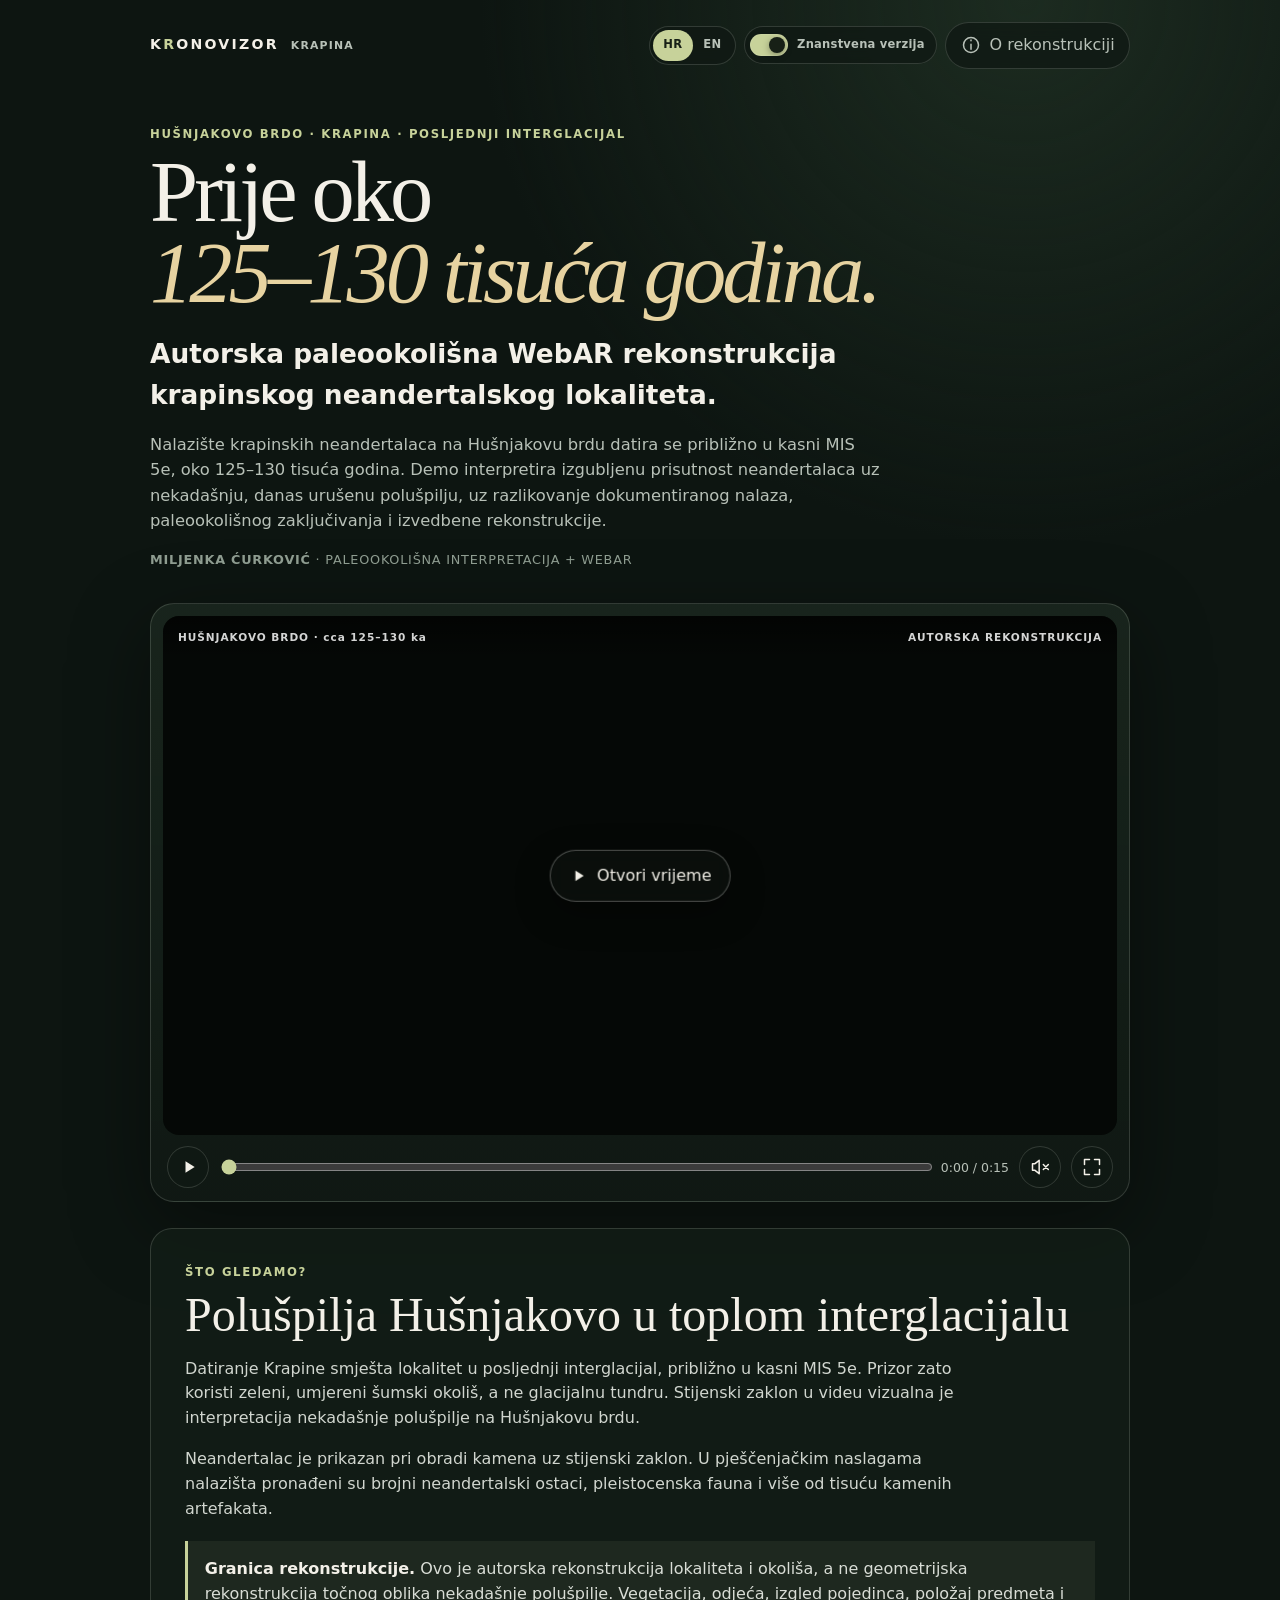
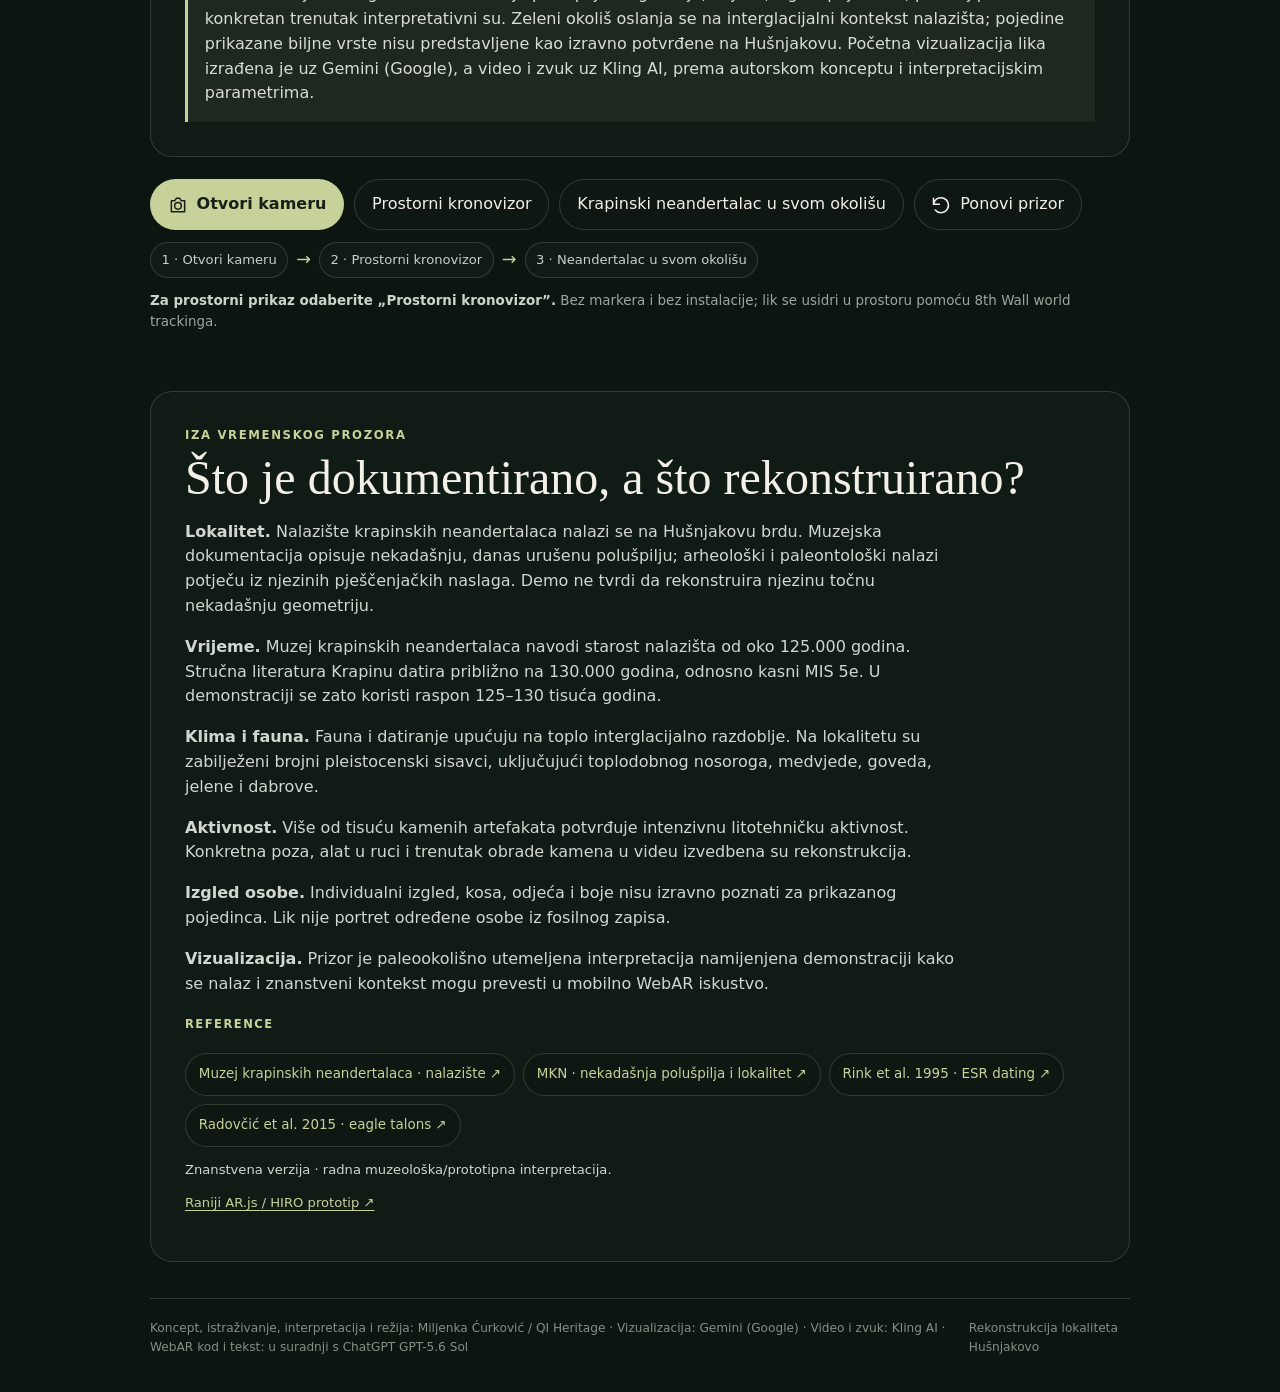
<file: index.html>
<!doctype html>
<html lang="hr">
<head>
  <meta charset="utf-8">
  <meta name="viewport" content="width=device-width, initial-scale=1, viewport-fit=cover">
  <meta name="theme-color" content="#121b16">
  <meta name="description" content="WebAR rekonstrukcija nekadašnje polušpilje Hušnjakovo brdo u Krapini prije oko 125–130 tisuća godina, tijekom toplog posljednjeg interglacijala.">
  <title>Krapinski neandertalac · Kronovizor</title>
  <link rel="stylesheet" href="./styles.css?v=5">
  <link rel="stylesheet" href="./krapina-ui.css?v=1">
  <script defer src="./app.js?v=3"></script>
  <script defer src="./krapina-ui.js?v=2"></script>
</head>
<body>
  <svg xmlns="http://www.w3.org/2000/svg" class="icon-defs" aria-hidden="true"><defs>
    <symbol id="i-play" viewBox="0 0 24 24"><path d="m9 5 11 7-11 7Z"/></symbol>
    <symbol id="i-pause" viewBox="0 0 24 24"><path d="M8 5v14M16 5v14"/></symbol>
    <symbol id="i-reset" viewBox="0 0 24 24"><path d="M3 11a9 9 0 1 1 2 7M3 4v7h7"/></symbol>
    <symbol id="i-camera" viewBox="0 0 24 24"><path d="M4 7h4l2-3h4l2 3h4v13H4Z"/><circle cx="12" cy="13" r="4"/></symbol>
    <symbol id="i-sound" viewBox="0 0 24 24"><path d="M11 4 6 8H3v8h3l5 4ZM16 8a6 6 0 0 1 0 8m3-11a10 10 0 0 1 0 14"/></symbol>
    <symbol id="i-mute" viewBox="0 0 24 24"><path d="M11 4 6 8H3v8h3l5 4Zm5 5 6 6m0-6-6 6"/></symbol>
    <symbol id="i-close" viewBox="0 0 24 24"><path d="m6 6 12 12M6 18 18 6"/></symbol>
    <symbol id="i-expand" viewBox="0 0 24 24"><path d="M9 3H3v6m12-6h6v6M3 15v6h6m12-6v6h-6"/></symbol>
    <symbol id="i-info" viewBox="0 0 24 24"><circle cx="12" cy="12" r="9"/><path d="M12 11v6m0-11v1"/></symbol>
  </defs></svg>

  <div id="experience">
    <video id="cameraFeed" playsinline muted autoplay aria-hidden="true" hidden></video>

    <div id="page">
      <header class="topbar">
        <a class="wordmark" href="./" aria-label="Kronovizor, početak">K<span>R</span>ONOVIZOR<span class="brand-line" data-i18n="brand">KRAPINA</span></a>
        <div class="top-actions">
          <div class="switcher" role="group" aria-label="Language">
            <button type="button" class="switch-btn is-active" data-lang="hr">HR</button>
            <button type="button" class="switch-btn" data-lang="en">EN</button>
          </div>
          <button id="modeToggle" class="mode-toggle is-scientific" type="button" role="switch" aria-checked="true">
            <span class="mode-track"><span class="mode-knob"></span></span>
            <span id="modeLabel">Znanstvena verzija</span>
          </button>
          <button id="aboutButton" class="quiet" type="button"><svg><use href="#i-info"/></svg><span data-i18n="aboutButton">O rekonstrukciji</span></button>
        </div>
      </header>

      <main>
        <section class="intro">
          <p class="eyebrow" data-i18n="eyebrow">HUŠNJAKOVO BRDO · KRAPINA · POSLJEDNJI INTERGLACIJAL</p>
          <h1 data-i18n-html="title">Prije oko <em>125–130 tisuća godina.</em></h1>
          <p class="lead" data-i18n="lead">Autorska paleookolišna WebAR rekonstrukcija krapinskog neandertalskog lokaliteta.</p>
          <p id="context" class="context"></p>
          <p class="source-line"><strong>Miljenka Ćurković</strong> · <span data-i18n="sourceLine">paleookolišna interpretacija + WebAR</span></p>
        </section>

        <section class="viewer" aria-label="Rekonstrukcijski prizor">
          <div class="media-frame">
            <video id="storyVideo" playsinline webkit-playsinline preload="metadata" aria-label="Rekonstrukcijski prizor krapinskog neandertalca uz stijenski zaklon">
              <source src="./assets/krapina-neandertalac-15s.mp4?v=20260911" type="video/mp4">
            </video>
            <div class="frame-top"><span data-i18n="frameLeft">HUŠNJAKOVO BRDO · cca 125–130 ka</span><span data-i18n="frameRight">AUTORSKA REKONSTRUKCIJA</span></div>
            <button id="bigPlay" class="big-play" type="button" aria-label="Pokreni prizor"><svg><use href="#i-play"/></svg><span data-i18n="openTime">Otvori vrijeme</span></button>
            <div id="loading" class="loading" hidden data-i18n="loading">Učitavam prizor…</div>
          </div>

          <div class="playback">
            <button id="playButton" class="icon-button" type="button" aria-label="Pokreni"><svg><use href="#i-play"/></svg></button>
            <label class="sr-only" for="seek">Položaj u snimci</label>
            <input id="seek" type="range" min="0" max="15.04" value="0" step="0.05">
            <span id="time" class="time">0:00 / 0:15</span>
            <button id="soundButton" class="icon-button" type="button" aria-label="Uključi zvuk" aria-pressed="false"><svg><use href="#i-mute"/></svg></button>
            <button id="fullscreenButton" class="icon-button" type="button" aria-label="Proširi prizor"><svg><use href="#i-expand"/></svg></button>
          </div>
        </section>

        <section class="interpretation" aria-label="Interpretacija prizora">
          <p class="eyebrow" data-i18n="whatEyebrow">ŠTO GLEDAMO?</p>
          <h2 id="whatTitle"></h2>
          <div id="interpretationCopy"></div>
        </section>

        <div class="actions">
          <button id="enterAR" class="primary" type="button"><svg><use href="#i-camera"/></svg><span data-i18n="openCamera">Otvori kameru</span></button>
          <a id="spatialLink" class="secondary" href="./spatial-v2.html" data-i18n="spatial">Prostorni kronovizor</a>
          <a id="environmentLink" class="secondary" href="./environment-v2.html" data-i18n="environment">Krapinski neandertalac u svom okolišu</a>
          <button id="replay" class="secondary" type="button"><svg><use href="#i-reset"/></svg><span data-i18n="replay">Ponovi prizor</span></button>
        </div>
        <div class="mode-guide" aria-label="Kako prijeći u prostorni prikaz">
          <span class="guide-step" data-i18n="guide1">1 · Otvori kameru</span>
          <span class="guide-arrow" aria-hidden="true">→</span>
          <span class="guide-step" data-i18n="guide2">2 · Prostorni kronovizor</span>
          <span class="guide-arrow" aria-hidden="true">→</span>
          <span class="guide-step" data-i18n="guide3">3 · Neandertalac u svom okolišu</span>
        </div>
        <p class="support-hint" data-i18n-html="support"></p>
        <p id="status" class="status" role="status" aria-live="polite"></p>

        <section id="aboutPanel" class="about-panel">
          <p class="eyebrow" data-i18n="behindEyebrow">IZA VREMENSKOG PROZORA</p>
          <h2 id="behindTitle"></h2>
          <div id="aboutCopy"></div>
          <div id="referenceBlock" class="references-wrap">
            <p class="reference-heading" data-i18n="references">Reference</p>
            <div class="sources">
              <a href="https://mkn.mhz.hr/hr/o-muzeju/nalaziste/" target="_blank" rel="noopener noreferrer">Muzej krapinskih neandertalaca · nalazište ↗</a>
              <a href="https://mkn.mhz.hr/hr/o-muzeju/arhitektura/" target="_blank" rel="noopener noreferrer">MKN · nekadašnja polušpilja i lokalitet ↗</a>
              <a href="https://doi.org/10.1038/378024a0" target="_blank" rel="noopener noreferrer">Rink et al. 1995 · ESR dating ↗</a>
              <a href="https://journals.plos.org/plosone/article?id=10.1371/journal.pone.0119802" target="_blank" rel="noopener noreferrer">Radovčić et al. 2015 · eagle talons ↗</a>
            </div>
          </div>
          <p id="dossierNote" class="detail-note"></p>
          <p class="detail-note"><a href="./legacy-hiro.html" data-i18n="legacy">Raniji AR.js / HIRO prototip ↗</a></p>
        </section>
      </main>

      <footer><span data-i18n="footer1">Autorski WebAR rad · Miljenka Ćurković</span><span data-i18n="footer2">Rekonstrukcija lokaliteta Hušnjakovo</span></footer>
    </div>

    <div id="arMode" class="ar-mode" hidden>
      <div class="ar-top">
        <div><span class="eyebrow" data-i18n="frameRight">AUTORSKA REKONSTRUKCIJA</span><p data-i18n="arTitle">Hušnjakovo brdo · prozor u posljednji interglacijal</p></div>
        <button id="exitAR" class="icon-button ar-close" type="button" aria-label="Zatvori kameru"><svg><use href="#i-close"/></svg></button>
      </div>

      <div id="portal" class="portal" aria-label="Vremenski prozor">
        <video id="arVideo" playsinline webkit-playsinline preload="metadata" muted>
          <source src="./assets/krapina-neandertalac-15s.mp4?v=20260911" type="video/mp4">
        </video>
        <span class="portal-label" data-i18n="frameLeft">HUŠNJAKOVO BRDO · cca 125–130 ka</span>
      </div>

      <div class="ar-bottom">
        <div class="ar-mode-switch">
          <span data-i18n="timeWindow">Vremenski prozor</span>
          <span aria-hidden="true">→</span>
          <a id="arSpatialLink" href="./spatial-v2.html" data-i18n="spatial">Prostorni kronovizor</a>
        </div>
        <p id="arPrompt" class="ar-prompt" data-i18n="arPrompt">Pomaknite vremenski prozor prstom. Za prostorni prikaz odaberite „Prostorni kronovizor”.</p>
        <div class="ar-controls">
          <button id="arPlay" class="icon-button" type="button" aria-label="Pokreni"><svg><use href="#i-play"/></svg></button>
          <button id="arReplay" class="icon-button" type="button" aria-label="Ponovi"><svg><use href="#i-reset"/></svg></button>
          <button id="arSound" class="icon-button" type="button" aria-label="Uključi zvuk" aria-pressed="false"><svg><use href="#i-mute"/></svg></button>
          <label class="scale-control"><span data-i18n="size">Veličina</span><input id="portalScale" type="range" min="0.55" max="1.45" step="0.05" value="1"></label>
        </div>
      </div>
    </div>
  </div>

  <noscript><p>Za WebAR kronovizor uključite JavaScript. <a href="./assets/krapina-neandertalac-15s.mp4">Video možete pogledati ovdje.</a></p></noscript>
</body>
</html>
</file>
<file: styles.css>
:root{
  color-scheme:dark;
  --bg:#0d1511;
  --panel:#142019;
  --panel2:#19271f;
  --text:#f3f0e8;
  --muted:#b8c1b8;
  --line:rgba(231,235,225,.16);
  --accent:#c7d29a;
  --accent2:#e7d3a1;
  --shadow:0 24px 80px rgba(0,0,0,.4);
  --portal-x:0px;
  --portal-y:0px;
  --portal-scale:1;
}
*{box-sizing:border-box}
[hidden]{display:none!important}
html{scroll-behavior:smooth;background:var(--bg)}
body{margin:0;background:radial-gradient(circle at 80% 0%,#1c2b20 0,transparent 34rem),var(--bg);color:var(--text);font-family:Inter,ui-sans-serif,system-ui,-apple-system,BlinkMacSystemFont,"Segoe UI",sans-serif;line-height:1.55}
button,input{font:inherit}
button,a{touch-action:manipulation}
a{color:inherit}
.icon-defs{position:absolute;width:0;height:0;overflow:hidden}
#page{min-height:100dvh}
.topbar,main,footer{width:min(980px,calc(100% - 32px));margin-inline:auto}
.topbar{display:flex;align-items:center;justify-content:space-between;padding:22px 0 8px}
.wordmark{display:inline-flex;align-items:baseline;gap:0;text-decoration:none;font-weight:850;letter-spacing:.16em;font-size:.88rem}.wordmark>span{color:var(--accent)}.brand-line{margin-left:.75rem!important;font-weight:600!important;letter-spacing:.11em!important;color:var(--muted)!important;font-size:.68rem}
button{border:0;color:var(--text);cursor:pointer}
.quiet,.secondary,.primary,.icon-button{display:inline-flex;align-items:center;justify-content:center;gap:.55rem;border:1px solid var(--line);border-radius:999px;background:rgba(16,25,20,.78);backdrop-filter:blur(10px)}
.quiet{padding:.62rem .9rem;color:var(--muted)}
button svg{width:20px;height:20px;fill:none;stroke:currentColor;stroke-width:1.8;stroke-linecap:round;stroke-linejoin:round}.big-play svg,#playButton svg,#arPlay svg{fill:currentColor;stroke:none}
main{padding:48px 0 36px}
.intro{max-width:780px;margin-bottom:34px}.eyebrow{margin:0 0 9px;font-size:.73rem;font-weight:800;letter-spacing:.14em;color:var(--accent)}
h1{font-family:Georgia,"Times New Roman",serif;font-size:clamp(2.55rem,8vw,5.4rem);line-height:.94;letter-spacing:-.045em;margin:.04em 0 .23em;font-weight:500}h1 em{display:block;color:var(--accent2);font-weight:400}
.lead{font-size:clamp(1.2rem,3vw,1.65rem);margin:.5rem 0 .55rem;font-weight:650}.context{max-width:730px;color:var(--muted);font-size:1.02rem}.source-line{font-size:.8rem;color:#8e9c90;letter-spacing:.06em;text-transform:uppercase}
.viewer{background:linear-gradient(180deg,rgba(27,40,31,.82),rgba(16,25,20,.92));border:1px solid var(--line);border-radius:24px;padding:12px;box-shadow:var(--shadow)}
.media-frame{position:relative;aspect-ratio:960/522;overflow:hidden;border-radius:16px;background:#050806}.media-frame>video{width:100%;height:100%;object-fit:cover;display:block}.frame-top{position:absolute;inset:0 0 auto;display:flex;justify-content:space-between;padding:13px 15px;font-size:.66rem;font-weight:800;letter-spacing:.09em;color:rgba(255,255,255,.83);background:linear-gradient(180deg,rgba(0,0,0,.54),transparent)}
.big-play{position:absolute;left:50%;top:50%;transform:translate(-50%,-50%);display:flex;align-items:center;gap:.65rem;background:rgba(12,18,14,.76);border:1px solid rgba(255,255,255,.28);border-radius:999px;padding:.8rem 1.12rem;box-shadow:0 12px 35px rgba(0,0,0,.35);backdrop-filter:blur(10px)}.big-play svg{width:18px;height:18px}.loading{position:absolute;left:14px;bottom:12px;background:rgba(0,0,0,.58);padding:.4rem .7rem;border-radius:999px;font-size:.75rem}
.playback{display:grid;grid-template-columns:auto 1fr auto auto auto;gap:10px;align-items:center;padding:11px 4px 1px}.icon-button{width:42px;height:42px;padding:0}.time{font-variant-numeric:tabular-nums;color:var(--muted);font-size:.78rem;white-space:nowrap}input[type=range]{accent-color:var(--accent);width:100%}
.interpretation,.about-panel{margin-top:26px;background:rgba(20,32,25,.68);border:1px solid var(--line);border-radius:22px;padding:clamp(20px,4vw,34px)}.interpretation h2,.about-panel h2{font-family:Georgia,"Times New Roman",serif;font-weight:500;font-size:clamp(1.85rem,5vw,3rem);line-height:1.05;margin:.15rem 0 1rem}.interpretation p,.about-panel p{max-width:780px}.interpretation p:not(.eyebrow),.about-panel p:not(.eyebrow){color:#d1d6cf}
.callout{margin-top:1.25rem;padding:1rem 1.05rem;border-left:3px solid var(--accent);background:rgba(199,210,154,.07);color:#d9ddd6}.callout strong{color:var(--text)}
.actions{display:flex;gap:10px;flex-wrap:wrap;margin-top:22px}.primary,.secondary{min-height:48px;padding:.75rem 1.05rem;text-decoration:none}.primary{background:var(--accent);color:#172016;border-color:transparent;font-weight:800}.secondary{color:var(--text)}.support-hint,.status{color:#9ca79d;font-size:.84rem}.support-hint strong{color:#cbd4c8;font-weight:700}.status{min-height:1.4em}
.mode-guide{display:flex;align-items:center;gap:8px;flex-wrap:wrap;margin-top:12px;color:#c9d0c8;font-size:.82rem}.guide-step{padding:.42rem .66rem;border:1px solid var(--line);border-radius:999px;background:rgba(20,32,25,.62)}.guide-arrow{color:var(--accent);font-size:1.1rem}
.sources{display:flex;flex-wrap:wrap;gap:8px;margin-top:1.2rem}.sources a,.detail-note a{color:var(--accent);text-underline-offset:3px}.sources a{display:inline-flex;padding:.62rem .8rem;border:1px solid var(--line);border-radius:999px;text-decoration:none;background:rgba(0,0,0,.14);font-size:.84rem}.detail-note{font-size:.82rem}
footer{display:flex;justify-content:space-between;gap:12px;border-top:1px solid var(--line);padding:20px 0 36px;color:#829084;font-size:.76rem}
.sr-only{position:absolute;width:1px;height:1px;padding:0;margin:-1px;overflow:hidden;clip:rect(0,0,0,0);white-space:nowrap;border:0}

#cameraFeed{position:fixed;inset:0;z-index:40;width:100%;height:100%;object-fit:cover;display:block;background:#000}#cameraFeed[hidden]{display:none}.ar-mode{position:fixed;inset:0;z-index:41;overflow:hidden;background:transparent}.ar-top,.ar-bottom{position:absolute;z-index:44;left:0;right:0;padding:max(15px,env(safe-area-inset-top)) 16px 14px;display:flex;justify-content:space-between;align-items:flex-start;pointer-events:none}.ar-top{top:0;background:linear-gradient(180deg,rgba(0,0,0,.67),transparent)}.ar-top>*{pointer-events:auto}.ar-top p{margin:.1rem 0;font-size:.84rem;color:rgba(255,255,255,.82)}.ar-close{background:rgba(0,0,0,.46);border-color:rgba(255,255,255,.26)}
.portal{position:absolute;z-index:42;left:50%;top:48%;width:min(86vw,680px);aspect-ratio:960/522;transform:translate(calc(-50% + var(--portal-x)),calc(-50% + var(--portal-y))) scale(var(--portal-scale));transform-origin:center;border-radius:20px;overflow:hidden;border:1px solid rgba(255,255,255,.5);box-shadow:0 25px 80px rgba(0,0,0,.55);touch-action:none;background:#050806}.portal video{width:100%;height:100%;object-fit:cover;display:block}.portal:after{content:"";position:absolute;inset:0;box-shadow:inset 0 0 30px rgba(0,0,0,.28);pointer-events:none}.portal-label{position:absolute;left:10px;top:9px;padding:.28rem .48rem;border-radius:999px;background:rgba(0,0,0,.45);font-size:.62rem;font-weight:800;letter-spacing:.08em;pointer-events:none}
.ar-bottom{bottom:0;top:auto;display:block;padding:14px 16px max(18px,env(safe-area-inset-bottom));background:linear-gradient(0deg,rgba(0,0,0,.78),transparent);pointer-events:none}.ar-prompt{width:min(720px,100%);margin:0 auto 10px;color:rgba(255,255,255,.88);font-size:.82rem;text-align:center}.ar-controls{width:min(720px,100%);margin:auto;display:flex;align-items:center;gap:9px;pointer-events:auto}.ar-controls .icon-button{background:rgba(0,0,0,.48);border-color:rgba(255,255,255,.25);flex:0 0 auto}.scale-control{display:flex;align-items:center;gap:8px;margin-left:auto;padding:.55rem .75rem;border:1px solid rgba(255,255,255,.23);border-radius:999px;background:rgba(0,0,0,.46);font-size:.74rem;color:#fff}.scale-control input{width:100px}.ar-mode-switch{pointer-events:auto;width:max-content;max-width:100%;margin:0 auto 10px;display:flex;align-items:center;gap:8px;padding:.48rem .7rem;border:1px solid rgba(255,255,255,.22);border-radius:999px;background:rgba(0,0,0,.48);font-size:.76rem}.ar-mode-switch a{color:var(--accent);font-weight:800;text-decoration:none}
body.ar-active{overflow:hidden}body.ar-active #page{visibility:hidden}.expanded .media-frame{position:fixed;z-index:60;inset:0;border-radius:0;aspect-ratio:auto;background:#000}.expanded .media-frame video{object-fit:contain}.expanded .frame-top{padding-top:max(15px,env(safe-area-inset-top))}

@media(max-width:620px){.topbar,main,footer{width:min(100% - 22px,980px)}.topbar{padding-top:14px}.quiet span{display:none}.brand-line{display:none}main{padding-top:30px}.viewer{border-radius:18px;padding:7px}.media-frame{border-radius:13px}.playback{grid-template-columns:auto 1fr auto auto}.time{display:none}.interpretation,.about-panel{border-radius:18px;padding:19px}.context{font-size:.96rem}footer{flex-direction:column}.portal{top:46%;width:94vw}.scale-control{flex:1}.scale-control input{width:100%}.ar-controls{gap:7px}.mode-guide{font-size:.78rem}.ar-mode-switch{font-size:.7rem;gap:6px;padding:.44rem .62rem}}
@media(prefers-reduced-motion:reduce){html{scroll-behavior:auto}*{animation:none!important;transition:none!important}}
</file>
<file: krapina-ui.css>
.top-actions{display:flex;align-items:center;justify-content:flex-end;gap:8px;flex-wrap:wrap}
.switcher{display:inline-flex;padding:3px;border:1px solid var(--line);border-radius:999px;background:rgba(16,25,20,.78);backdrop-filter:blur(10px)}
.switch-btn{border:0;border-radius:999px;background:transparent;color:var(--muted);padding:.42rem .65rem;font-size:.72rem;font-weight:800;letter-spacing:.03em}
.switch-btn.is-active{background:var(--accent);color:#172016}
.mode-toggle{display:inline-flex;align-items:center;gap:.55rem;min-height:38px;padding:.28rem .72rem .28rem .34rem;border:1px solid var(--line);border-radius:999px;background:rgba(16,25,20,.78);color:var(--muted);backdrop-filter:blur(10px);font-size:.72rem;font-weight:800;letter-spacing:.02em}
.mode-track{position:relative;display:inline-block;width:38px;height:22px;border-radius:999px;background:rgba(255,255,255,.15);box-shadow:inset 0 0 0 1px rgba(255,255,255,.08);transition:background .2s ease}
.mode-knob{position:absolute;left:3px;top:3px;width:16px;height:16px;border-radius:50%;background:#e6eadf;box-shadow:0 2px 7px rgba(0,0,0,.35);transition:transform .2s ease}
.mode-toggle.is-scientific .mode-track{background:var(--accent)}
.mode-toggle.is-scientific .mode-knob{transform:translateX(16px);background:#172016}
.mode-toggle:focus-visible,.switch-btn:focus-visible{outline:2px solid var(--accent2);outline-offset:2px}
.references-wrap[hidden]{display:none!important}
.reference-heading{margin:1.25rem 0 .35rem;font-size:.72rem;font-weight:800;letter-spacing:.13em;text-transform:uppercase;color:var(--accent)!important}
@media(max-width:760px){.switch-btn,.mode-toggle{font-size:.68rem}}
@media(max-width:620px){.topbar{align-items:flex-start;flex-direction:column;gap:10px}.top-actions{width:100%;justify-content:flex-start}.quiet span{display:none}.mode-toggle{max-width:100%}}
</file>
